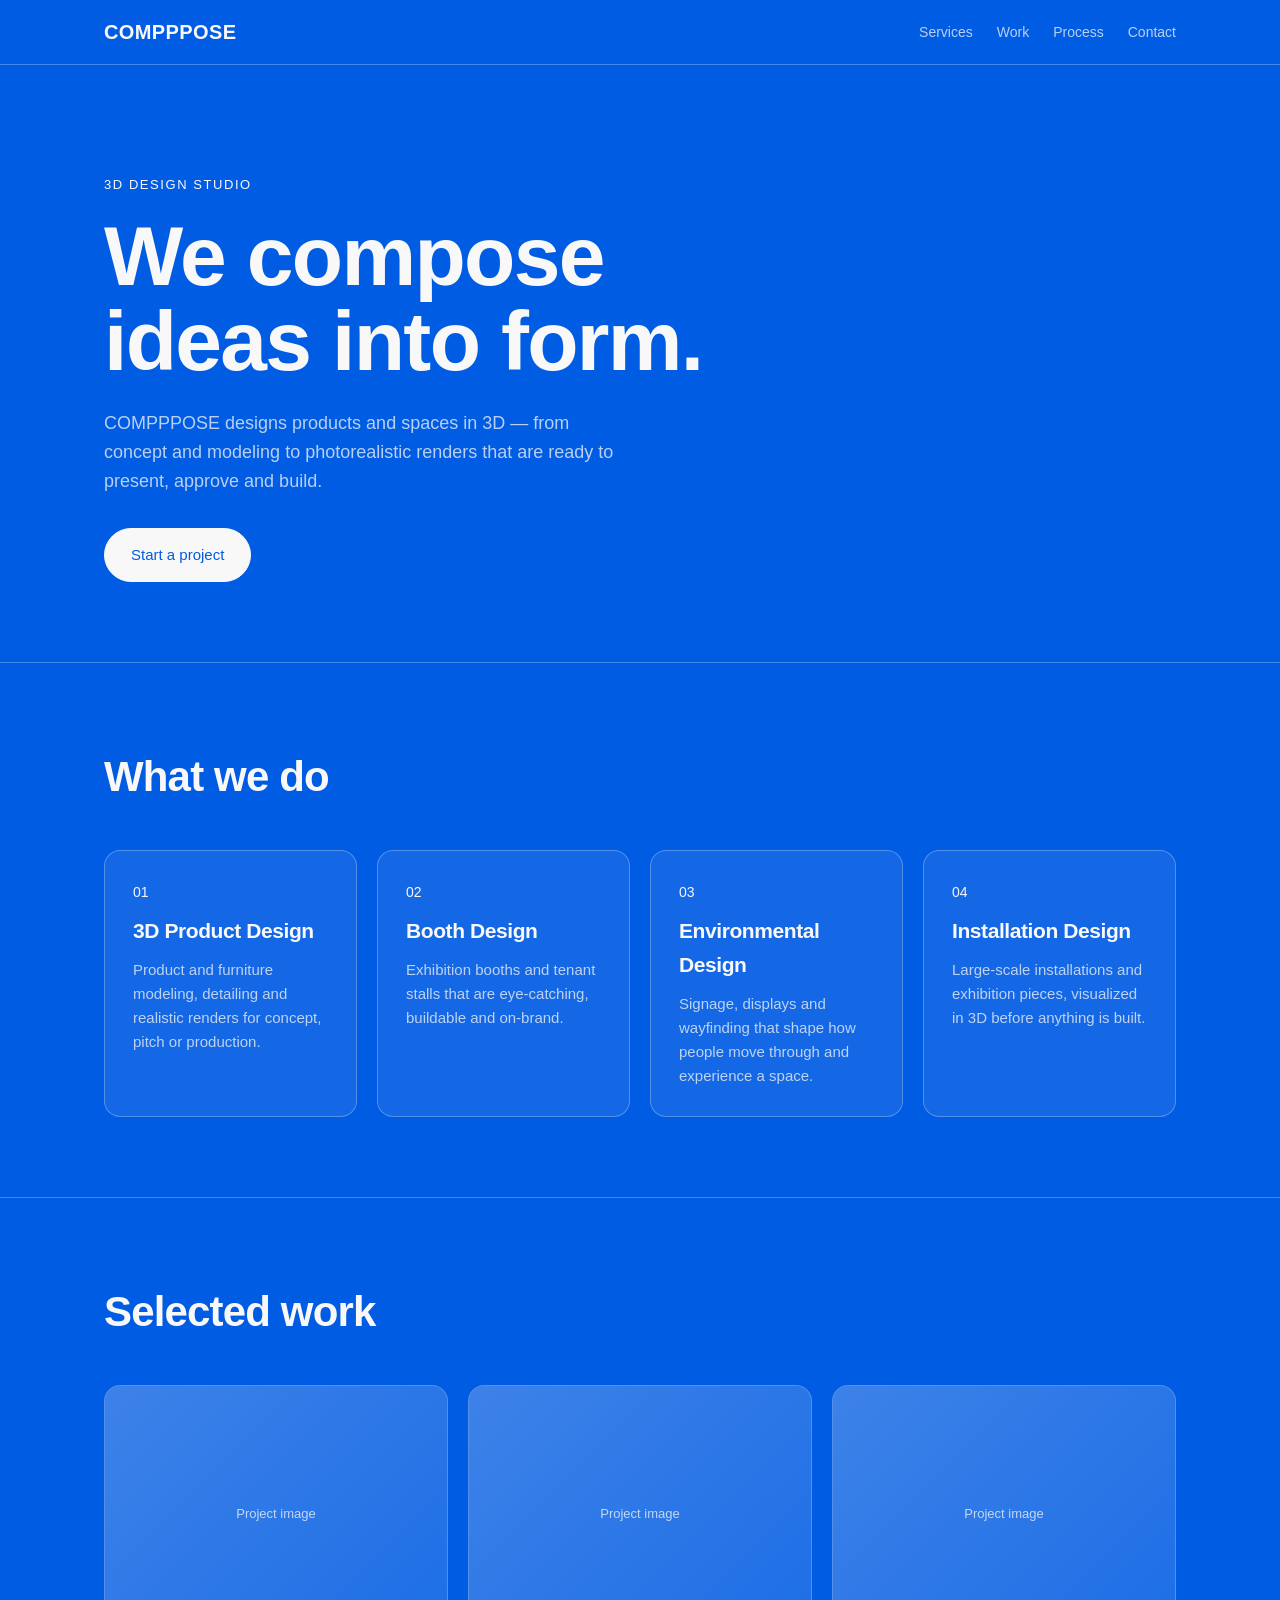
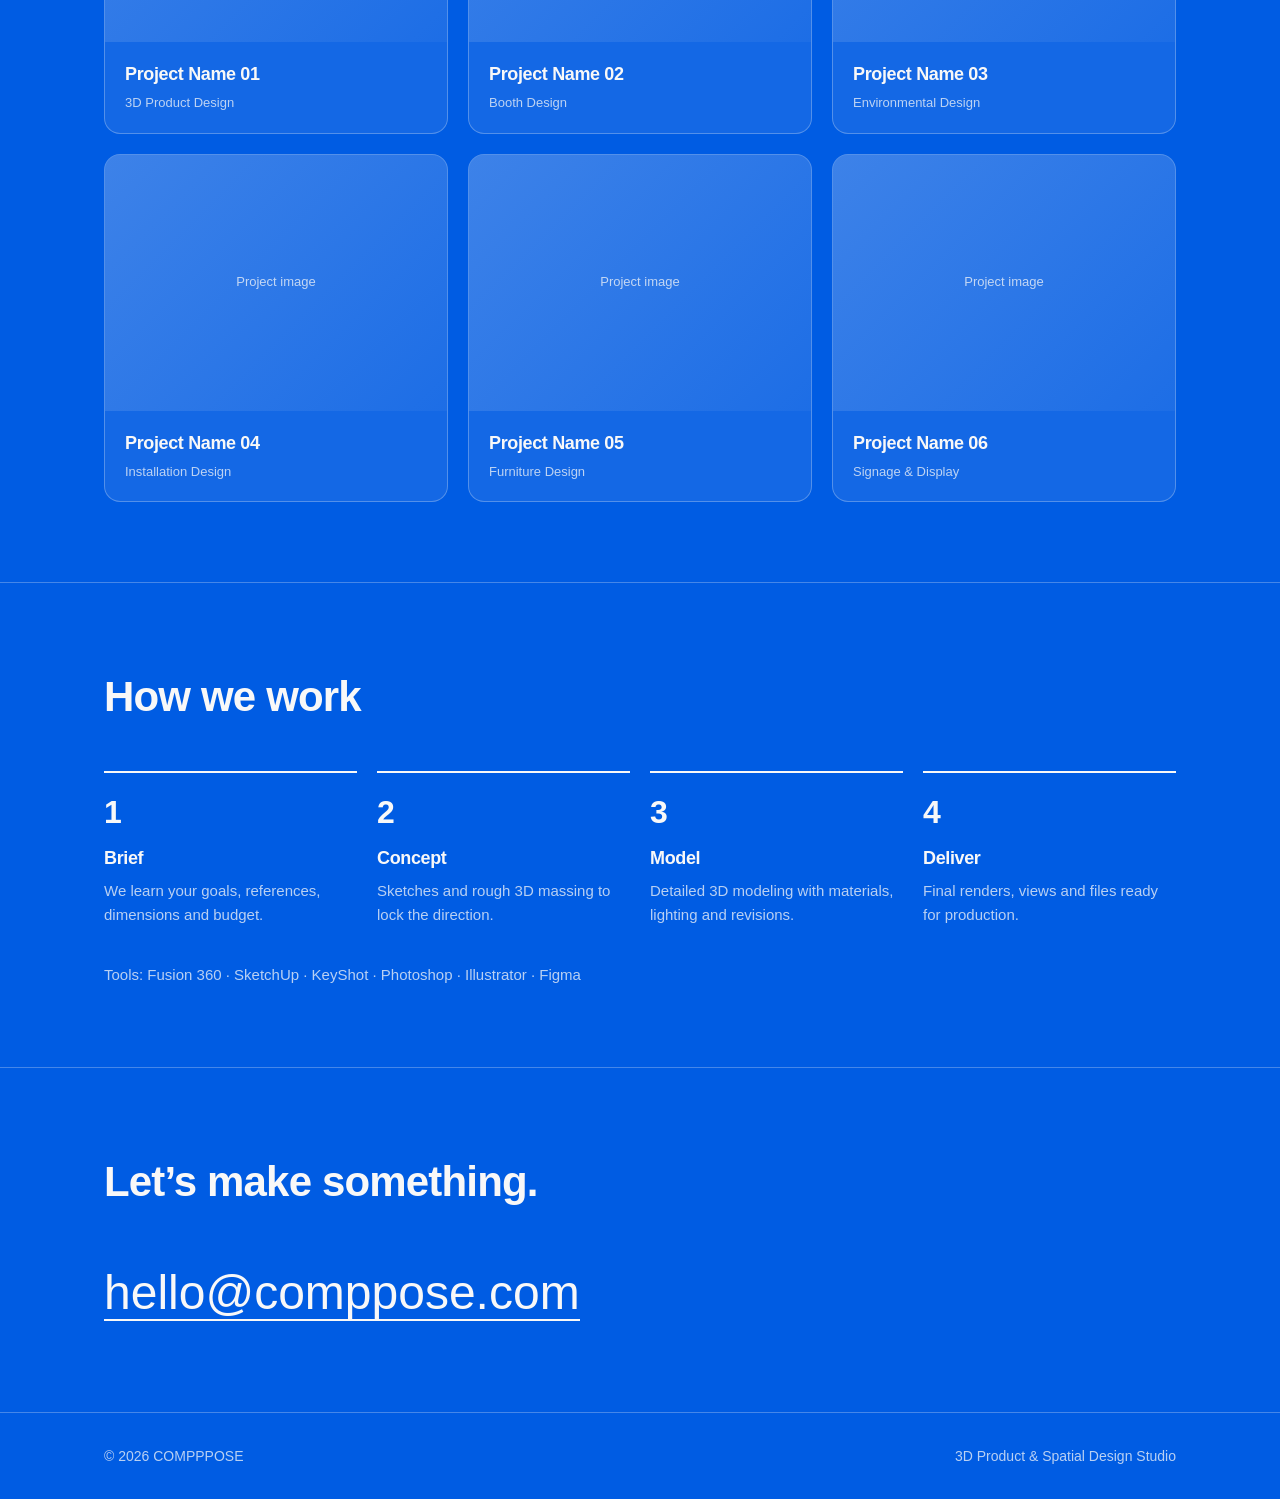
<file: index.html>
<!DOCTYPE html>
<html lang="en">
<head>
<meta charset="utf-8">
<meta name="viewport" content="width=device-width, initial-scale=1">
<title>COMPPPOSE — 3D Product & Spatial Design Studio</title>
<meta name="description" content="COMPPPOSE is a 3D design studio for product design, booth design, environmental design and installation design.">
<meta name="theme-color" content="#005ce3">
<link rel="stylesheet" href="style.css">
</head>
<body>
<header><div class="wrap">
  <a class="logo" href="#top">COMPPPOSE</a>
  <button class="menu-toggle" type="button" aria-label="Open navigation menu" aria-controls="primary-nav" aria-expanded="false">
    <span></span><span></span><span></span>
  </button>
  <nav id="primary-nav"><a href="#services">Services</a><a href="#work">Work</a><a href="#process">Process</a><a href="#contact">Contact</a></nav>
</div></header>

<main id="top">
<div class="wrap hero">
  <div class="tag">3D Design Studio</div>
  <h1>We compose ideas into form.</h1>
  <p>COMPPPOSE designs products and spaces in 3D — from concept and modeling to photorealistic renders that are ready to present, approve and build.</p>
  <a class="btn" href="#contact">Start a project</a>
</div>

<section id="services"><div class="wrap">
  <h2>What we do</h2>
  <div class="grid services">
    <div class="svc"><b>01</b><h3>3D Product Design</h3><p>Product and furniture modeling, detailing and realistic renders for concept, pitch or production.</p></div>
    <div class="svc"><b>02</b><h3>Booth Design</h3><p>Exhibition booths and tenant stalls that are eye-catching, buildable and on-brand.</p></div>
    <div class="svc"><b>03</b><h3>Environmental Design</h3><p>Signage, displays and wayfinding that shape how people move through and experience a space.</p></div>
    <div class="svc"><b>04</b><h3>Installation Design</h3><p>Large-scale installations and exhibition pieces, visualized in 3D before anything is built.</p></div>
  </div>
</div></section>

<section id="work"><div class="wrap">
  <h2>Selected work</h2>
  <div class="grid work">
    <!-- Replace each placeholder: put your render in /images and uncomment the <img> line -->
    <a class="item" href="project-01.html"><div class="thumb">Project image<!-- <img src="images/project-01/cover.jpg" alt="Project Name 01"> --></div><div class="cap"><h3>Project Name 01</h3><span>3D Product Design</span></div></a>
    <a class="item" href="#"><div class="thumb">Project image<!-- <img src="images/project-2.jpg" alt="Project 2"> --></div><div class="cap"><h3>Project Name 02</h3><span>Booth Design</span></div></a>
    <a class="item" href="#"><div class="thumb">Project image<!-- <img src="images/project-3.jpg" alt="Project 3"> --></div><div class="cap"><h3>Project Name 03</h3><span>Environmental Design</span></div></a>
    <a class="item" href="#"><div class="thumb">Project image<!-- <img src="images/project-4.jpg" alt="Project 4"> --></div><div class="cap"><h3>Project Name 04</h3><span>Installation Design</span></div></a>
    <a class="item" href="#"><div class="thumb">Project image<!-- <img src="images/project-5.jpg" alt="Project 5"> --></div><div class="cap"><h3>Project Name 05</h3><span>Furniture Design</span></div></a>
    <a class="item" href="#"><div class="thumb">Project image<!-- <img src="images/project-6.jpg" alt="Project 6"> --></div><div class="cap"><h3>Project Name 06</h3><span>Signage &amp; Display</span></div></a>
  </div>
</div></section>

<section id="process"><div class="wrap">
  <h2>How we work</h2>
  <div class="grid steps">
    <div class="step"><b>1</b><h3>Brief</h3><p>We learn your goals, references, dimensions and budget.</p></div>
    <div class="step"><b>2</b><h3>Concept</h3><p>Sketches and rough 3D massing to lock the direction.</p></div>
    <div class="step"><b>3</b><h3>Model</h3><p>Detailed 3D modeling with materials, lighting and revisions.</p></div>
    <div class="step"><b>4</b><h3>Deliver</h3><p>Final renders, views and files ready for production.</p></div>
  </div>
  <p class="tools">Tools: Fusion 360 · SketchUp · KeyShot · Photoshop · Illustrator · Figma</p>
</div></section>

<section id="contact"><div class="wrap contact">
  <h2>Let’s make something.</h2>
  <a class="mail" href="mailto:hello@comppose.com">hello@comppose.com</a>
</div></section>
</main>

<footer><div class="wrap"><span>© <script>document.write(new Date().getFullYear())</script> COMPPPOSE</span><span>3D Product &amp; Spatial Design Studio</span></div></footer>

<script>
(() => {
  const toggle = document.querySelector('.menu-toggle');
  const nav = document.querySelector('#primary-nav');
  if (!toggle || !nav) return;

  const closeMenu = () => {
    toggle.setAttribute('aria-expanded', 'false');
    toggle.setAttribute('aria-label', 'Open navigation menu');
    nav.classList.remove('is-open');
  };

  toggle.addEventListener('click', () => {
    const isOpen = toggle.getAttribute('aria-expanded') === 'true';
    toggle.setAttribute('aria-expanded', String(!isOpen));
    toggle.setAttribute('aria-label', isOpen ? 'Open navigation menu' : 'Close navigation menu');
    nav.classList.toggle('is-open', !isOpen);
  });

  nav.querySelectorAll('a').forEach(link => link.addEventListener('click', closeMenu));
  document.addEventListener('keydown', event => {
    if (event.key === 'Escape') closeMenu();
  });
})();
</script>

</body>
</html>
</file>
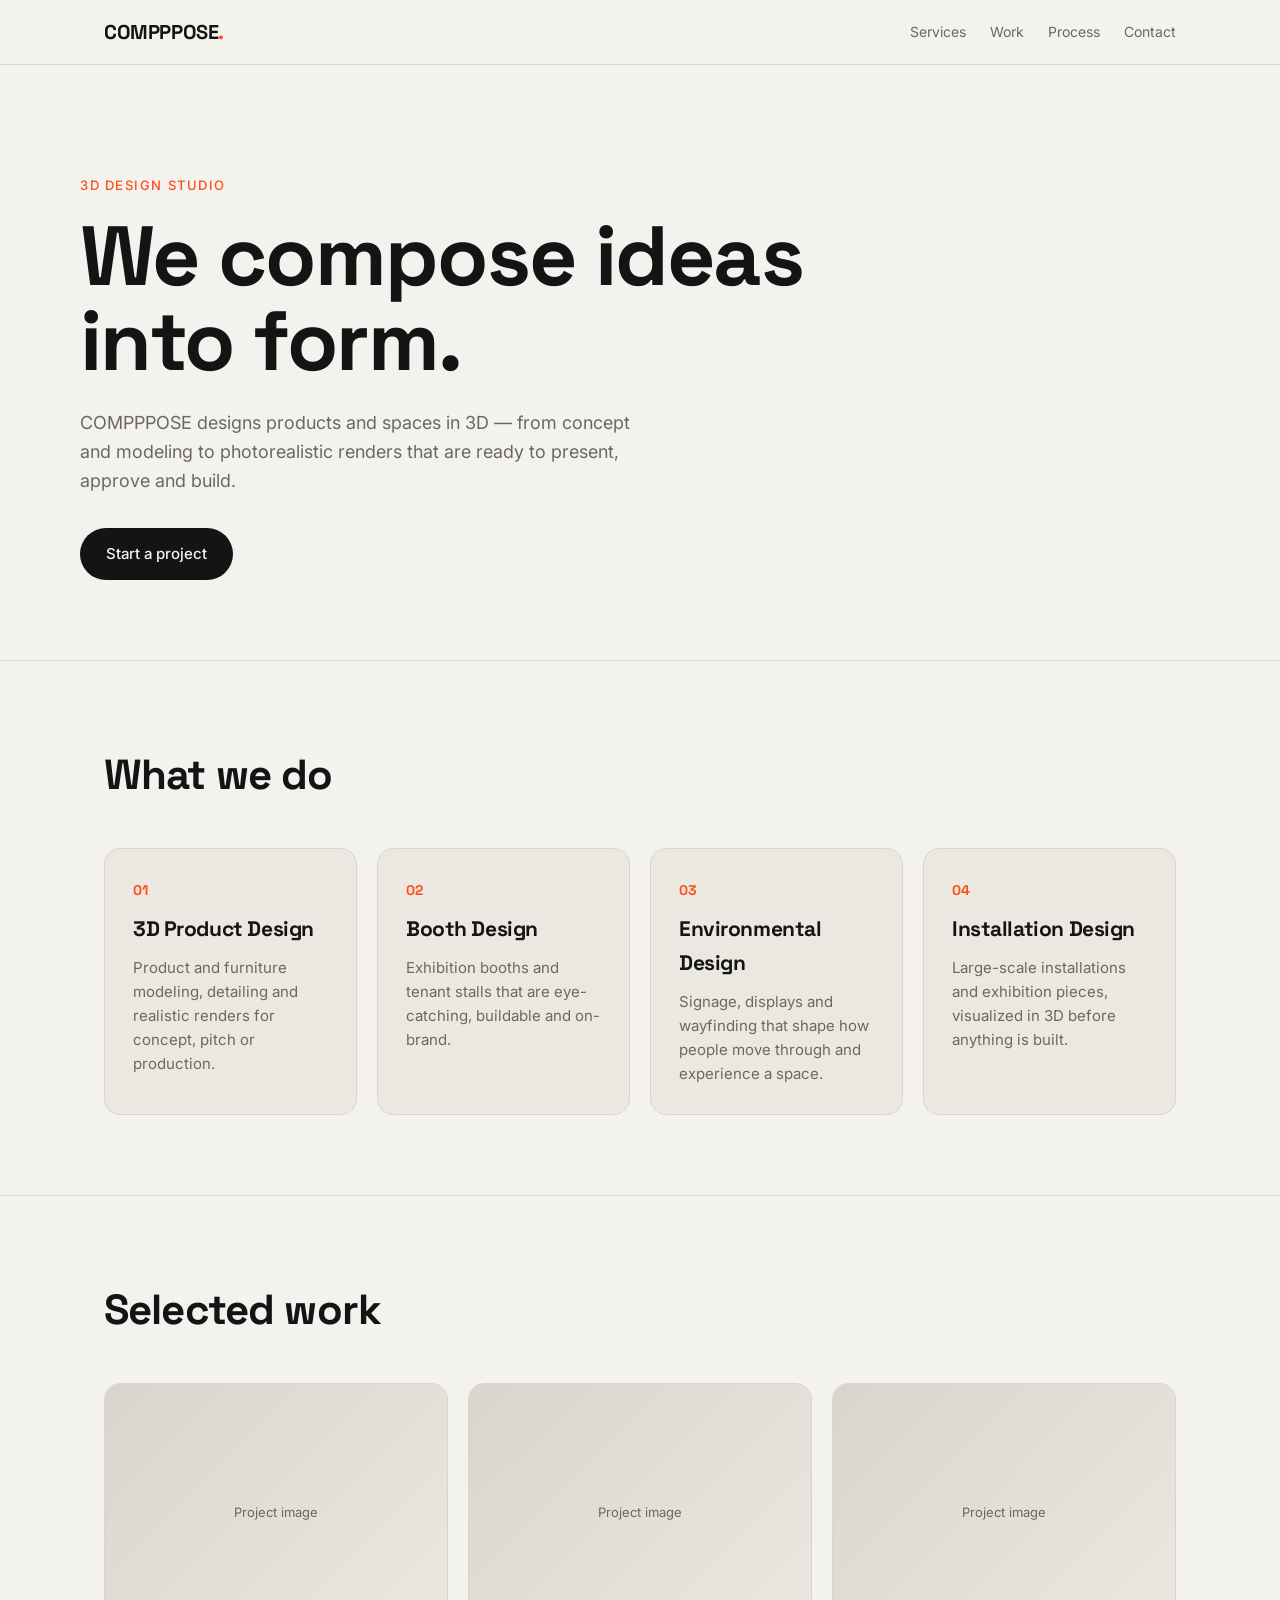
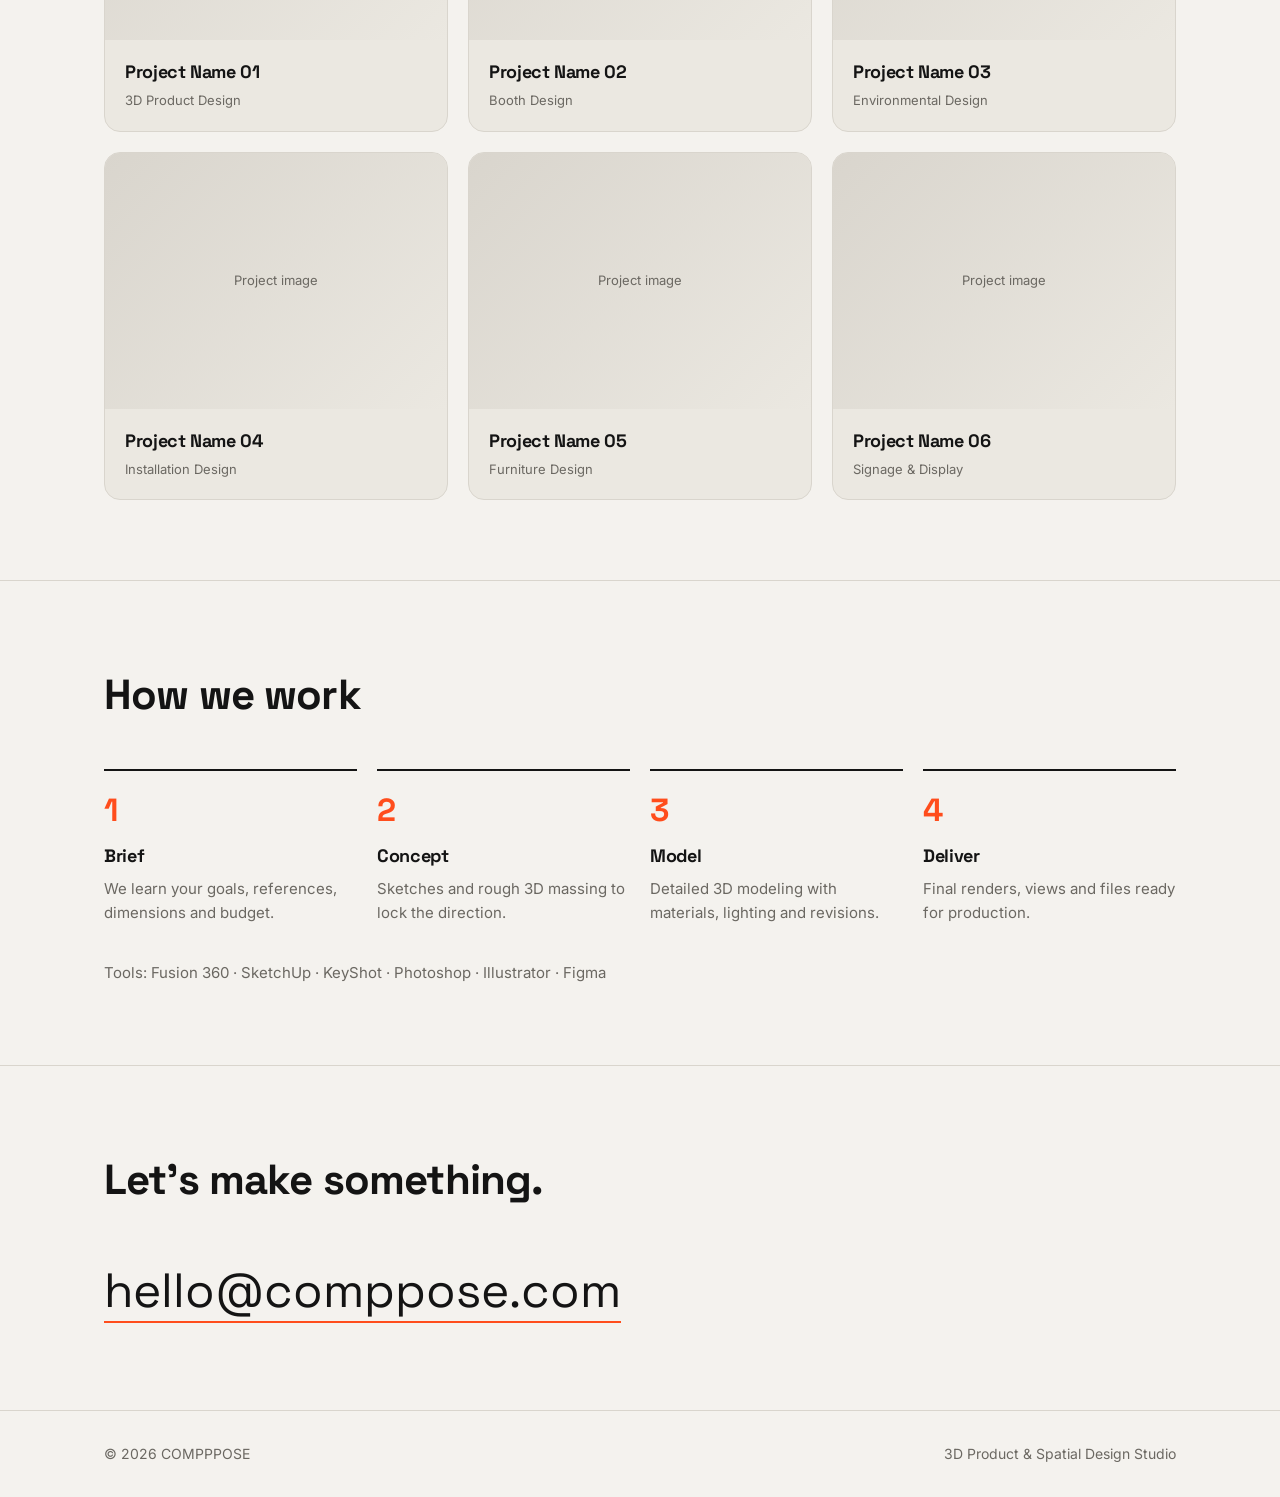
<file: index (1).html>
<!DOCTYPE html>
<html lang="en">
<head>
<meta charset="utf-8">
<meta name="viewport" content="width=device-width, initial-scale=1">
<title>COMPPPOSE — 3D Product & Spatial Design Studio</title>
<meta name="description" content="COMPPPOSE is a 3D design studio for product design, booth design, environmental design and installation design.">
<link rel="preconnect" href="https://fonts.googleapis.com">
<link href="https://fonts.googleapis.com/css2?family=Space+Grotesk:wght@400;500;700&family=Inter:wght@400;500&display=swap" rel="stylesheet">
<style>
:root{--bg:#f4f2ee;--fg:#141414;--muted:#6b6862;--line:#d9d5cd;--accent:#ff4d1c;--card:#ebe8e1}
@media (prefers-color-scheme:dark){:root{--bg:#121212;--fg:#f1eee8;--muted:#9a968e;--line:#2c2b29;--card:#1b1a19}}
*{box-sizing:border-box;margin:0;padding:0}
html{scroll-behavior:smooth}
body{background:var(--bg);color:var(--fg);font-family:Inter,system-ui,sans-serif;line-height:1.6}
a{color:inherit;text-decoration:none}
.wrap{max-width:1120px;margin:0 auto;padding:0 24px}
h1,h2,h3,.logo{font-family:"Space Grotesk",system-ui,sans-serif;letter-spacing:-.02em}
header{position:sticky;top:0;background:var(--bg);border-bottom:1px solid var(--line);z-index:5}
header .wrap{display:flex;justify-content:space-between;align-items:center;height:64px}
.logo{font-weight:700;font-size:20px}.logo span{color:var(--accent)}
nav a{margin-left:24px;font-size:14px;color:var(--muted)}nav a:hover{color:var(--fg)}
.hero{padding:110px 0 80px}
.tag{font-size:13px;color:var(--accent);font-weight:500;letter-spacing:.12em;text-transform:uppercase}
h1{font-size:clamp(40px,7vw,84px);line-height:1.02;margin:18px 0 24px;max-width:15ch}
.hero p{max-width:52ch;color:var(--muted);font-size:18px}
.btn{display:inline-block;margin-top:32px;background:var(--fg);color:var(--bg);padding:14px 26px;border-radius:999px;font-weight:500;font-size:15px}
.btn:hover{background:var(--accent);color:#fff}
section{padding:80px 0;border-top:1px solid var(--line)}
h2{font-size:clamp(28px,4vw,42px);margin-bottom:40px}
.grid{display:grid;gap:20px}
.services{grid-template-columns:repeat(auto-fit,minmax(240px,1fr))}
.svc{padding:28px;border:1px solid var(--line);border-radius:16px;background:var(--card)}
.svc b{font-family:"Space Grotesk";color:var(--accent);font-size:14px}
.svc h3{font-size:21px;margin:10px 0}
.svc p{color:var(--muted);font-size:15px}
.work{grid-template-columns:repeat(auto-fit,minmax(300px,1fr))}
.item{border-radius:16px;overflow:hidden;background:var(--card);border:1px solid var(--line)}
.thumb{aspect-ratio:4/3;display:grid;place-items:center;background:linear-gradient(135deg,var(--line),var(--card));color:var(--muted);font-size:13px;position:relative}
.thumb img{position:absolute;inset:0;width:100%;height:100%;object-fit:cover}
.item div.cap{padding:18px 20px}
.item h3{font-size:18px}.item span{font-size:13px;color:var(--muted)}
.steps{grid-template-columns:repeat(auto-fit,minmax(200px,1fr))}
.step{border-top:2px solid var(--fg);padding-top:14px}
.step b{font-family:"Space Grotesk";font-size:32px;color:var(--accent)}
.step h3{font-size:18px;margin:6px 0}.step p{color:var(--muted);font-size:15px}
.tools{color:var(--muted);margin-top:36px;font-size:15px}
.contact{text-align:left}
.contact a.mail{font-family:"Space Grotesk";font-size:clamp(24px,5vw,48px);border-bottom:2px solid var(--accent)}
footer{padding:32px 0;border-top:1px solid var(--line);color:var(--muted);font-size:14px}
footer .wrap{display:flex;justify-content:space-between;flex-wrap:wrap;gap:8px}
@media(max-width:600px){nav a{margin-left:14px}.hero{padding:70px 0 50px}}
</style>
</head>
<body>
<header><div class="wrap">
  <a class="logo" href="#top">COMPPPOSE<span>.</span></a>
  <nav><a href="#services">Services</a><a href="#work">Work</a><a href="#process">Process</a><a href="#contact">Contact</a></nav>
</div></header>

<main id="top">
<div class="wrap hero">
  <div class="tag">3D Design Studio</div>
  <h1>We compose ideas into form.</h1>
  <p>COMPPPOSE designs products and spaces in 3D — from concept and modeling to photorealistic renders that are ready to present, approve and build.</p>
  <a class="btn" href="#contact">Start a project</a>
</div>

<section id="services"><div class="wrap">
  <h2>What we do</h2>
  <div class="grid services">
    <div class="svc"><b>01</b><h3>3D Product Design</h3><p>Product and furniture modeling, detailing and realistic renders for concept, pitch or production.</p></div>
    <div class="svc"><b>02</b><h3>Booth Design</h3><p>Exhibition booths and tenant stalls that are eye-catching, buildable and on-brand.</p></div>
    <div class="svc"><b>03</b><h3>Environmental Design</h3><p>Signage, displays and wayfinding that shape how people move through and experience a space.</p></div>
    <div class="svc"><b>04</b><h3>Installation Design</h3><p>Large-scale installations and exhibition pieces, visualized in 3D before anything is built.</p></div>
  </div>
</div></section>

<section id="work"><div class="wrap">
  <h2>Selected work</h2>
  <div class="grid work">
    <!-- Replace each placeholder: put your render in /images and uncomment the <img> line -->
    <a class="item" href="#"><div class="thumb">Project image<!-- <img src="images/project-1.jpg" alt="Project 1"> --></div><div class="cap"><h3>Project Name 01</h3><span>3D Product Design</span></div></a>
    <a class="item" href="#"><div class="thumb">Project image<!-- <img src="images/project-2.jpg" alt="Project 2"> --></div><div class="cap"><h3>Project Name 02</h3><span>Booth Design</span></div></a>
    <a class="item" href="#"><div class="thumb">Project image<!-- <img src="images/project-3.jpg" alt="Project 3"> --></div><div class="cap"><h3>Project Name 03</h3><span>Environmental Design</span></div></a>
    <a class="item" href="#"><div class="thumb">Project image<!-- <img src="images/project-4.jpg" alt="Project 4"> --></div><div class="cap"><h3>Project Name 04</h3><span>Installation Design</span></div></a>
    <a class="item" href="#"><div class="thumb">Project image<!-- <img src="images/project-5.jpg" alt="Project 5"> --></div><div class="cap"><h3>Project Name 05</h3><span>Furniture Design</span></div></a>
    <a class="item" href="#"><div class="thumb">Project image<!-- <img src="images/project-6.jpg" alt="Project 6"> --></div><div class="cap"><h3>Project Name 06</h3><span>Signage &amp; Display</span></div></a>
  </div>
</div></section>

<section id="process"><div class="wrap">
  <h2>How we work</h2>
  <div class="grid steps">
    <div class="step"><b>1</b><h3>Brief</h3><p>We learn your goals, references, dimensions and budget.</p></div>
    <div class="step"><b>2</b><h3>Concept</h3><p>Sketches and rough 3D massing to lock the direction.</p></div>
    <div class="step"><b>3</b><h3>Model</h3><p>Detailed 3D modeling with materials, lighting and revisions.</p></div>
    <div class="step"><b>4</b><h3>Deliver</h3><p>Final renders, views and files ready for production.</p></div>
  </div>
  <p class="tools">Tools: Fusion 360 · SketchUp · KeyShot · Photoshop · Illustrator · Figma</p>
</div></section>

<section id="contact"><div class="wrap contact">
  <h2>Let’s make something.</h2>
  <a class="mail" href="mailto:hello@comppose.com">hello@comppose.com</a>
</div></section>
</main>

<footer><div class="wrap"><span>© <script>document.write(new Date().getFullYear())</script> COMPPPOSE</span><span>3D Product &amp; Spatial Design Studio</span></div></footer>
</body>
</html>
</file>
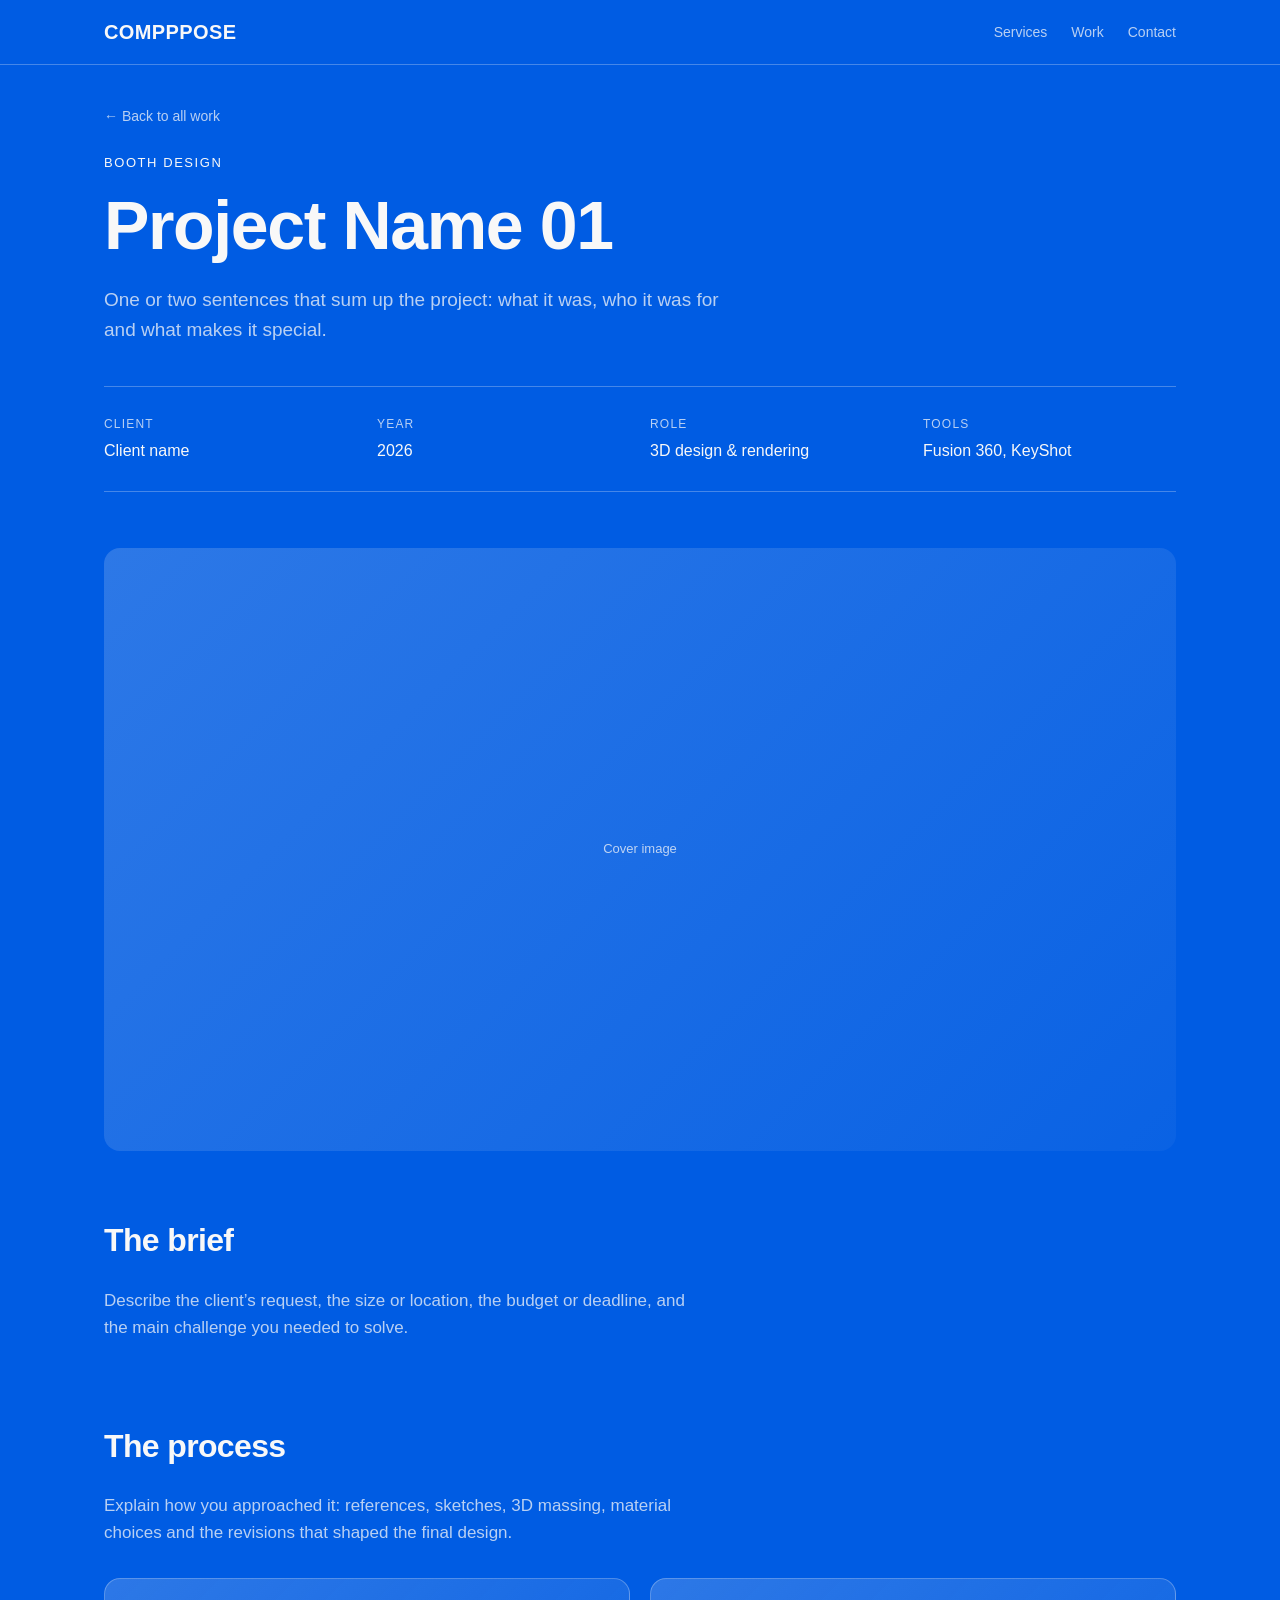
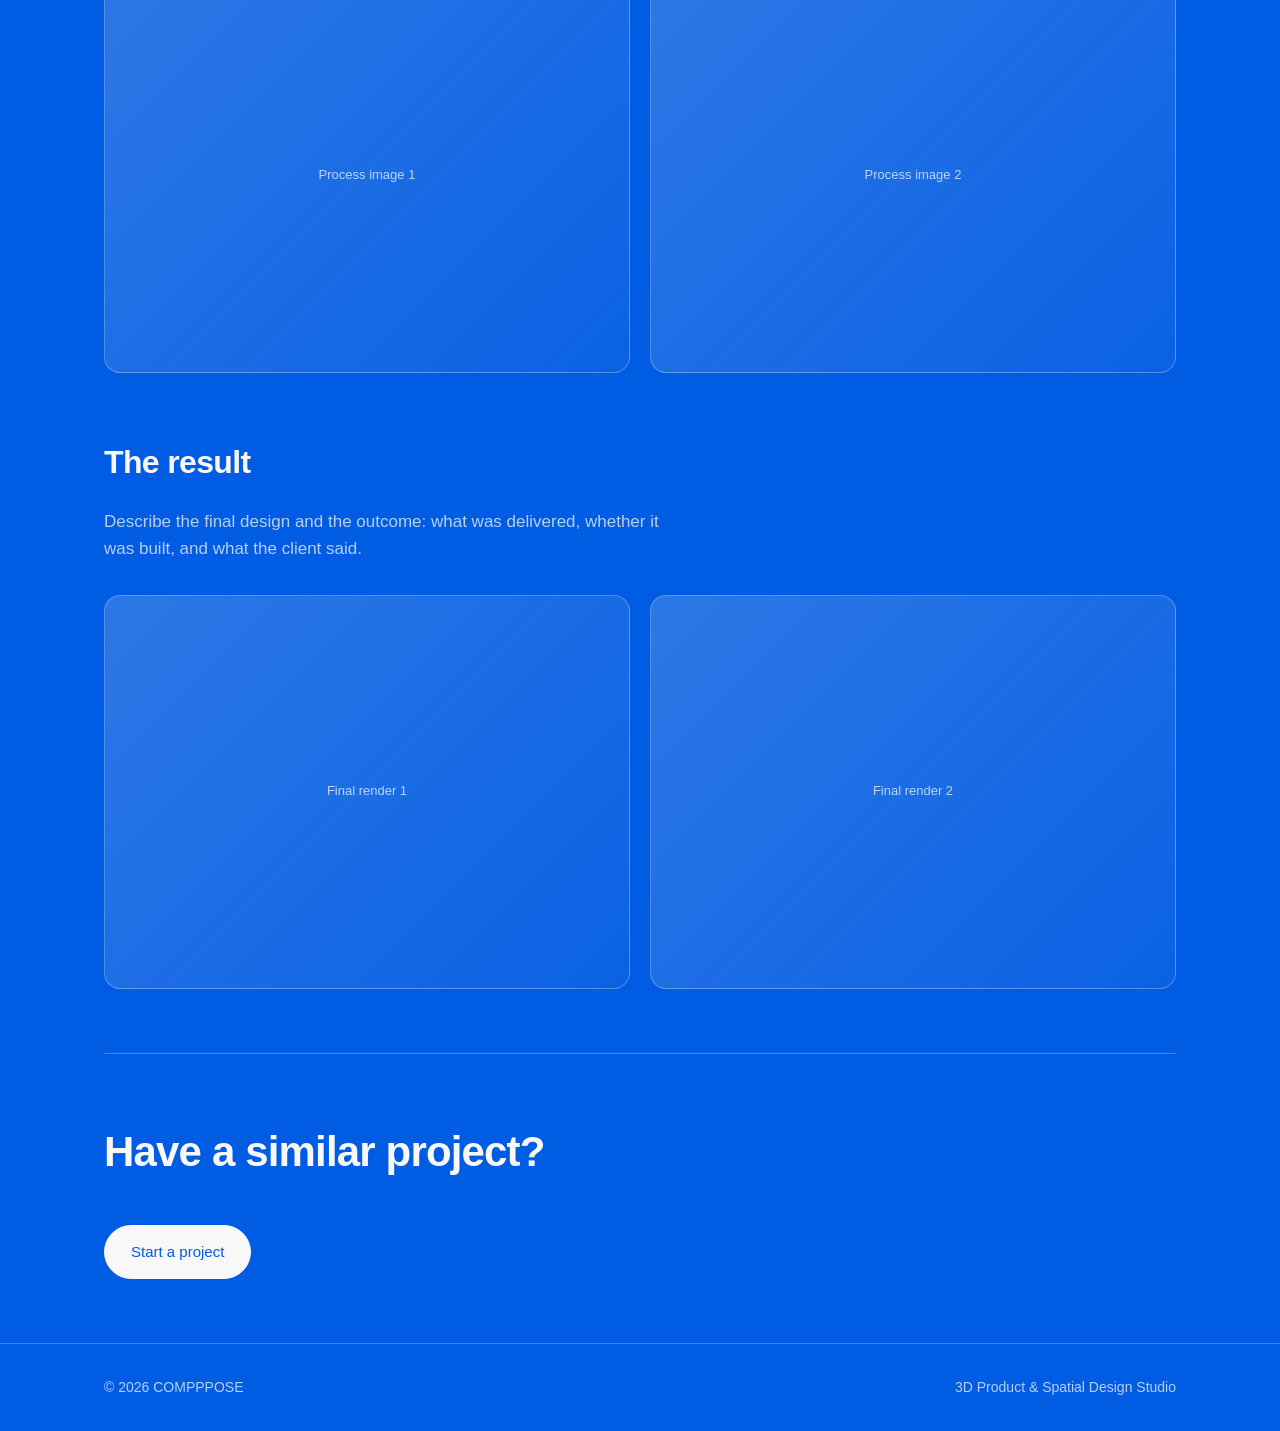
<file: project-01.html>
<!DOCTYPE html>
<html lang="en">
<head>
<meta charset="utf-8">
<meta name="viewport" content="width=device-width, initial-scale=1">
<title>Project Name 01 — COMPPPOSE</title>
<meta name="description" content="Case study: Project Name 01 by COMPPPOSE.">
<meta name="theme-color" content="#005ce3">
<link rel="stylesheet" href="style.css">
</head>
<body>
<header><div class="wrap">
  <a class="logo" href="index.html">COMPPPOSE</a>
  <button class="menu-toggle" type="button" aria-label="Open navigation menu" aria-controls="primary-nav" aria-expanded="false">
    <span></span><span></span><span></span>
  </button>
  <nav id="primary-nav"><a href="index.html#services">Services</a><a href="index.html#work">Work</a><a href="index.html#contact">Contact</a></nav>
</div></header>

<main>
<div class="wrap">
  <a class="back" href="index.html#work">← Back to all work</a>

  <div class="case-head">
    <div class="tag">Booth Design</div>
    <!-- COPY THIS FILE FOR EACH NEW PROJECT, then edit the text, images and tags below -->
    <h1>Project Name 01</h1>
    <p class="lead">One or two sentences that sum up the project: what it was, who it was for and what makes it special.</p>
    <dl class="meta">
      <div><dt>Client</dt><dd>Client name</dd></div>
      <div><dt>Year</dt><dd>2026</dd></div>
      <div><dt>Role</dt><dd>3D design &amp; rendering</dd></div>
      <div><dt>Tools</dt><dd>Fusion 360, KeyShot</dd></div>
    </dl>
  </div>

  <div class="cover thumb">Cover image<!-- <img src="images/project-01/cover.jpg" alt="Project Name 01 final render"> --></div>

  <div class="case-sec">
    <h2>The brief</h2>
    <p>Describe the client’s request, the size or location, the budget or deadline, and the main challenge you needed to solve.</p>
  </div>

  <div class="case-sec" style="padding-top:0">
    <h2>The process</h2>
    <p>Explain how you approached it: references, sketches, 3D massing, material choices and the revisions that shaped the final design.</p>
    <div class="grid shots">
      <div class="thumb">Process image 1<!-- <img src="images/project-01/process-1.jpg" alt="Sketch"> --></div>
      <div class="thumb">Process image 2<!-- <img src="images/project-01/process-2.jpg" alt="3D model"> --></div>
    </div>
  </div>

  <div class="case-sec" style="padding-top:0">
    <h2>The result</h2>
    <p>Describe the final design and the outcome: what was delivered, whether it was built, and what the client said.</p>
    <div class="grid shots">
      <div class="thumb">Final render 1<!-- <img src="images/project-01/final-1.jpg" alt="Final render"> --></div>
      <div class="thumb">Final render 2<!-- <img src="images/project-01/final-2.jpg" alt="Detail view"> --></div>
    </div>
  </div>

  <div class="next">
    <h2>Have a similar project?</h2>
    <a class="btn" href="index.html#contact" style="margin-top:0">Start a project</a>
  </div>
</div>
</main>

<footer><div class="wrap"><span>© <script>document.write(new Date().getFullYear())</script> COMPPPOSE</span><span>3D Product &amp; Spatial Design Studio</span></div></footer>

<script>
(() => {
  const toggle = document.querySelector('.menu-toggle');
  const nav = document.querySelector('#primary-nav');
  if (!toggle || !nav) return;

  const closeMenu = () => {
    toggle.setAttribute('aria-expanded', 'false');
    toggle.setAttribute('aria-label', 'Open navigation menu');
    nav.classList.remove('is-open');
  };

  toggle.addEventListener('click', () => {
    const isOpen = toggle.getAttribute('aria-expanded') === 'true';
    toggle.setAttribute('aria-expanded', String(!isOpen));
    toggle.setAttribute('aria-label', isOpen ? 'Open navigation menu' : 'Close navigation menu');
    nav.classList.toggle('is-open', !isOpen);
  });

  nav.querySelectorAll('a').forEach(link => link.addEventListener('click', closeMenu));
  document.addEventListener('keydown', event => {
    if (event.key === 'Escape') closeMenu();
  });
})();
</script>

</body>
</html>
</file>
<file: style.css>
:root{--bg:#005ce3;--fg:#f8f8f8;--muted:rgba(248,248,248,.74);--line:rgba(248,248,248,.28);--card:rgba(248,248,248,.08);--font:"Helvetica Neue",Helvetica,Arial,sans-serif}
*{box-sizing:border-box;margin:0;padding:0}
html{scroll-behavior:smooth}
body{background:var(--bg);color:var(--fg);font-family:var(--font);line-height:1.6;-webkit-font-smoothing:antialiased}
a{color:inherit;text-decoration:none}
img{max-width:100%;display:block}
.wrap{max-width:1120px;margin:0 auto;padding:0 24px}
h1,h2,h3,.logo{font-family:var(--font);letter-spacing:-.02em}
header{position:sticky;top:0;background:var(--bg);border-bottom:1px solid var(--line);z-index:5}
header .wrap{display:flex;justify-content:space-between;align-items:center;height:64px}
.logo{font-weight:700;font-size:20px;letter-spacing:.02em}
nav a{margin-left:24px;font-size:14px;color:var(--muted)}nav a:hover{color:var(--fg)}
.hero{padding:110px 24px 80px}
.tag{font-size:13px;color:var(--fg);font-weight:500;letter-spacing:.12em;text-transform:uppercase}
h1{font-size:clamp(40px,7vw,84px);line-height:1.02;font-weight:700;margin:18px 0 24px;max-width:15ch}
.hero p{max-width:52ch;color:var(--muted);font-size:18px}
.btn{display:inline-block;margin-top:32px;background:var(--fg);color:var(--bg);padding:14px 26px;border-radius:999px;font-weight:500;font-size:15px;border:1px solid var(--fg)}
.btn:hover{background:transparent;color:var(--fg)}
section{padding:80px 0;border-top:1px solid var(--line)}
h2{font-size:clamp(28px,4vw,42px);font-weight:700;margin-bottom:40px}
.grid{display:grid;gap:20px}
.services{grid-template-columns:repeat(auto-fit,minmax(240px,1fr))}
.svc{padding:28px;border:1px solid var(--line);border-radius:16px;background:var(--card)}
.svc b{font-size:14px;font-weight:500}
.svc h3{font-size:21px;margin:10px 0}
.svc p{color:var(--muted);font-size:15px}
.work{grid-template-columns:repeat(auto-fit,minmax(300px,1fr))}
.item{border-radius:16px;overflow:hidden;background:var(--card);border:1px solid var(--line);display:block}
.item:hover{border-color:var(--fg)}
.thumb{aspect-ratio:4/3;display:grid;place-items:center;background:linear-gradient(135deg,rgba(248,248,248,.18),rgba(248,248,248,.04));color:var(--muted);font-size:13px;position:relative;overflow:hidden}
.thumb img{position:absolute;inset:0;width:100%;height:100%;object-fit:cover}
.item div.cap{padding:18px 20px}
.item h3{font-size:18px}.item span{font-size:13px;color:var(--muted)}
.steps{grid-template-columns:repeat(auto-fit,minmax(200px,1fr))}
.step{border-top:2px solid var(--fg);padding-top:14px}
.step b{font-size:32px;font-weight:700}
.step h3{font-size:18px;margin:6px 0}.step p{color:var(--muted);font-size:15px}
.tools{color:var(--muted);margin-top:36px;font-size:15px}
.contact a.mail{font-size:clamp(24px,5vw,48px);font-weight:500;border-bottom:2px solid var(--fg)}
footer{padding:32px 0;border-top:1px solid var(--line);color:var(--muted);font-size:14px}
footer .wrap{display:flex;justify-content:space-between;flex-wrap:wrap;gap:8px}
/* ---- Case study page ---- */
.back{display:inline-block;margin-top:40px;font-size:14px;color:var(--muted)}.back:hover{color:var(--fg)}
.case-head{padding:24px 0 56px}
.case-head h1{max-width:20ch;font-size:clamp(36px,6vw,68px)}
.case-head .lead{max-width:60ch;color:var(--muted);font-size:19px}
.meta{display:grid;grid-template-columns:repeat(auto-fit,minmax(150px,1fr));gap:20px;padding:28px 0;border-top:1px solid var(--line);border-bottom:1px solid var(--line);margin-top:40px}
.meta dt{font-size:12px;letter-spacing:.1em;text-transform:uppercase;color:var(--muted)}
.meta dd{font-size:16px;font-weight:500;margin-top:4px}
.cover{aspect-ratio:16/9;border-radius:16px;overflow:hidden}
.cover.thumb{aspect-ratio:16/9}
.case-sec{padding:64px 0;border-top:0}
.case-sec h2{font-size:clamp(24px,3vw,32px);margin-bottom:20px}
.case-sec p{max-width:62ch;color:var(--muted);font-size:17px;margin-bottom:16px}
.shots{grid-template-columns:repeat(auto-fit,minmax(300px,1fr));margin-top:32px}
.shots .thumb{border-radius:16px;border:1px solid var(--line)}
.next{padding:64px 0;border-top:1px solid var(--line)}
@media(max-width:600px){nav a{margin-left:14px}.hero{padding:70px 0 50px}}


/* ---- Responsive navigation and mobile spacing ---- */
.menu-toggle{
  display:none;
  width:42px;
  height:42px;
  padding:10px;
  border:1px solid var(--line);
  border-radius:999px;
  background:transparent;
  color:var(--fg);
  cursor:pointer;
  align-items:center;
  justify-content:center;
  flex-direction:column;
  gap:5px;
}
.menu-toggle span{
  display:block;
  width:18px;
  height:2px;
  border-radius:2px;
  background:currentColor;
  transition:transform .2s ease,opacity .2s ease;
}
.menu-toggle[aria-expanded="true"] span:first-child{transform:translateY(7px) rotate(45deg)}
.menu-toggle[aria-expanded="true"] span:nth-child(2){opacity:0}
.menu-toggle[aria-expanded="true"] span:last-child{transform:translateY(-7px) rotate(-45deg)}

@media(max-width:700px){
  header .wrap{height:68px;position:relative}
  .logo{font-size:19px}
  .menu-toggle{display:flex}
  header nav{
    display:none;
    position:absolute;
    top:100%;
    left:0;
    right:0;
    z-index:10;
    flex-direction:column;
    gap:0;
    margin:0;
    padding:10px 24px 18px;
    background:var(--bg);
    border-bottom:1px solid var(--line);
  }
  header nav.is-open{display:flex}
  header nav a{
    display:block;
    margin:0;
    padding:12px 0;
    font-size:16px;
    color:var(--fg);
  }
  .hero{padding:76px 24px 64px}
  h1{font-size:clamp(42px,10vw,64px);overflow-wrap:break-word}
  .hero p{font-size:17px;line-height:1.65}
  .btn{padding:14px 24px}
  section{padding:64px 0}
  h2{margin-bottom:28px}
  .services,.work,.steps,.shots{grid-template-columns:1fr}
  .svc{padding:24px}
  .case-head{padding:20px 0 40px}
  .case-head .lead{font-size:17px}
  .meta{grid-template-columns:repeat(2,minmax(0,1fr));gap:18px}
  .case-sec{padding:48px 0}
  .next{padding:48px 0}
}
@media(max-width:380px){
  .wrap{padding-left:20px;padding-right:20px}
  .hero{padding-left:20px;padding-right:20px}
  h1{font-size:40px}
}
</file>
